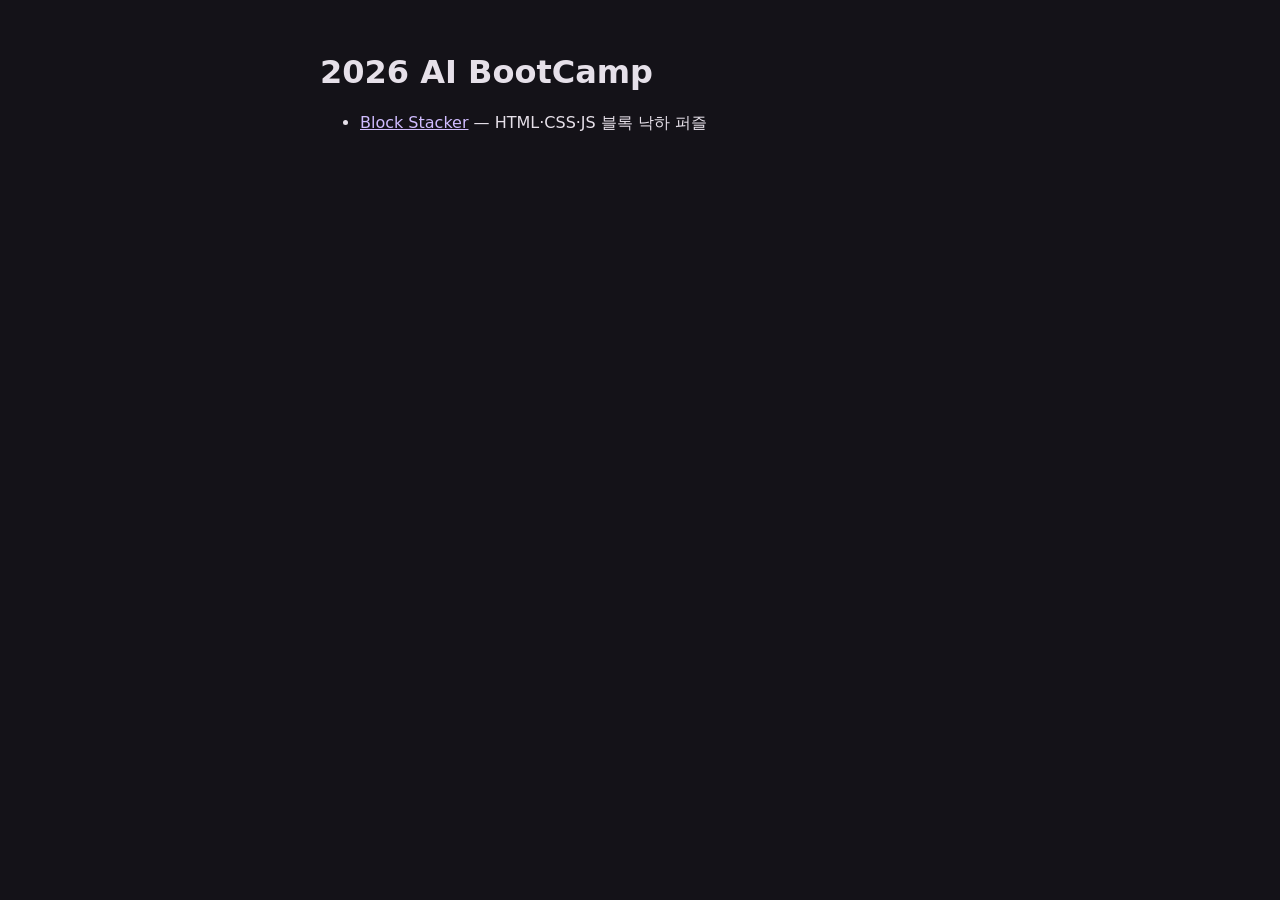
<file: index.html>
<!doctype html>
<html lang="ko">
<head>
  <meta charset="utf-8">
  <meta name="viewport" content="width=device-width, initial-scale=1">
  <title>2026 AI BootCamp</title>
  <style>
    body { margin: 0; padding: 32px 16px; background: #141218; color: #e6e0e9; font-family: system-ui, "Malgun Gothic", sans-serif; }
    main { max-width: 640px; margin: 0 auto; }
    a { color: #d0bcff; }
    li { margin: 8px 0; }
  </style>
</head>
<body>
  <main>
    <h1>2026 AI BootCamp</h1>
    <ul>
      <li><a href="tetris/">Block Stacker</a> — HTML·CSS·JS 블록 낙하 퍼즐</li>
    </ul>
  </main>
</body>
</html>
</file>
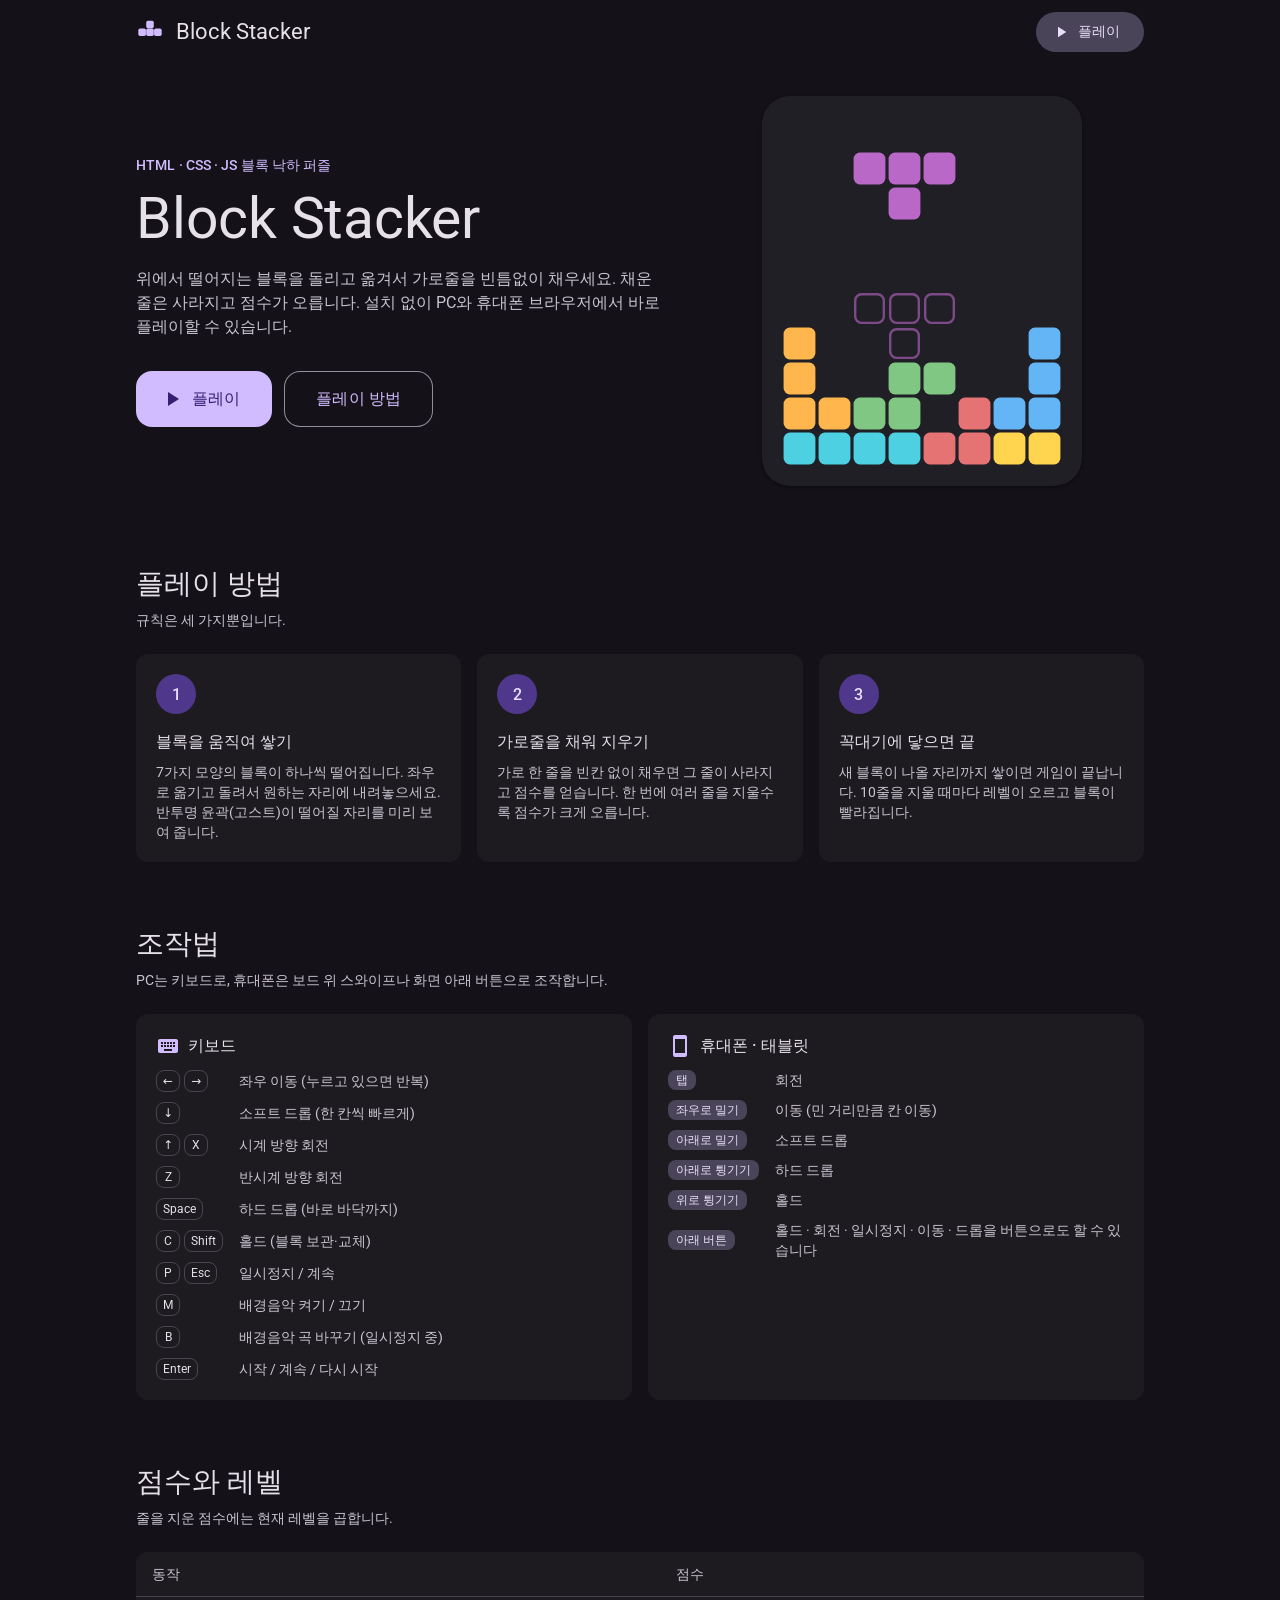
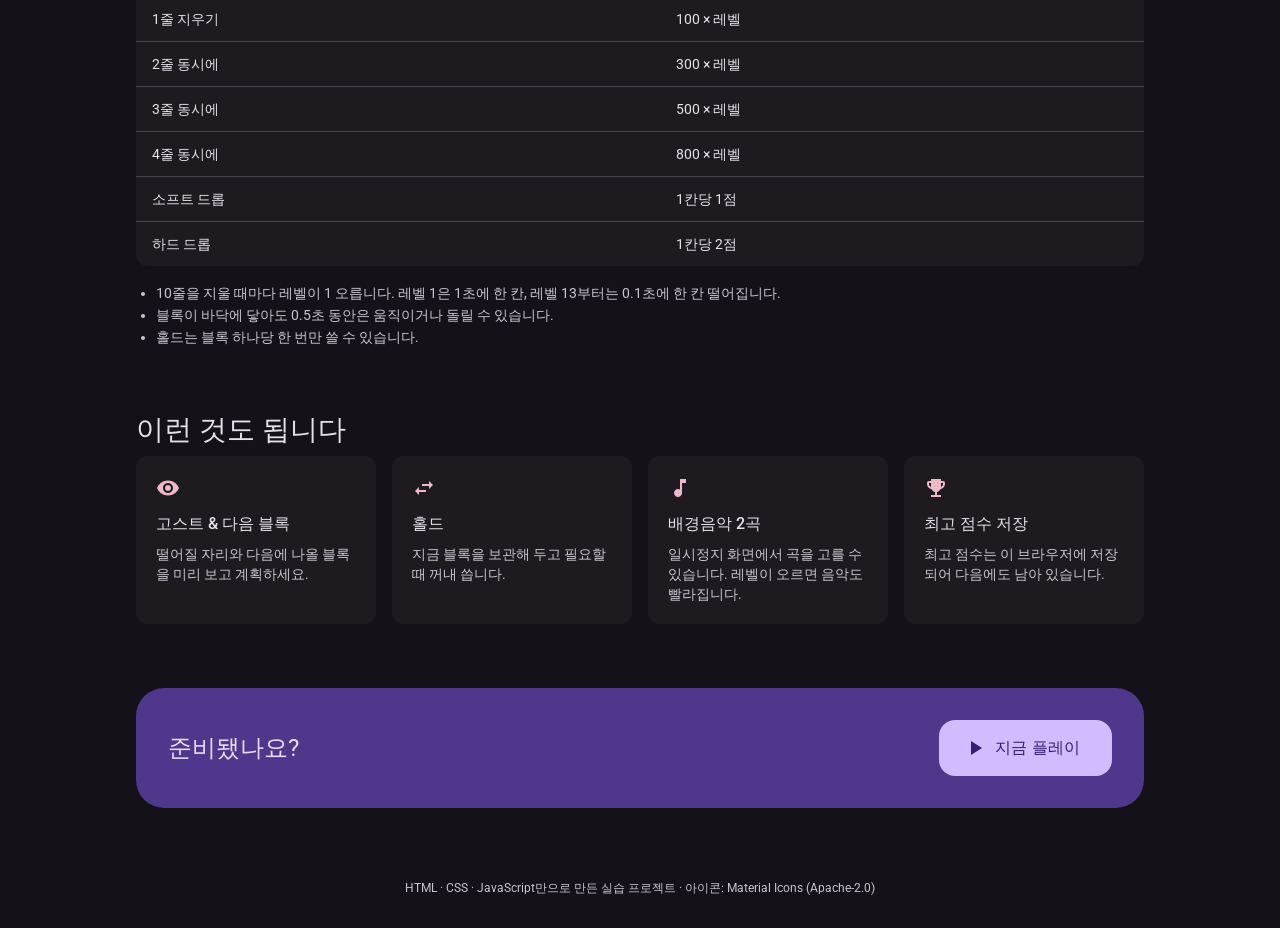
<file: tetris/index.html>
<!doctype html>
<html lang="ko">
<head>
  <meta charset="utf-8">
  <meta name="viewport" content="width=device-width, initial-scale=1, viewport-fit=cover">
  <meta name="theme-color" content="#141218">
  <meta name="description" content="HTML · CSS · JS만으로 만든 브라우저 블록 낙하 퍼즐. 설치 없이 바로 플레이하세요.">
  <title>Block Stacker</title>
  <!-- Roboto: 머티리얼 기본 글꼴. 인터넷이 없으면 시스템 글꼴로 바뀐다 -->
  <link rel="preconnect" href="https://fonts.googleapis.com">
  <link rel="preconnect" href="https://fonts.gstatic.com" crossorigin>
  <link rel="stylesheet" href="https://fonts.googleapis.com/css2?family=Roboto:wght@400;500;700&display=swap">
  <link rel="stylesheet" href="base.css">
  <link rel="stylesheet" href="landing.css">
</head>
<body class="landing-page">
  <!-- 아이콘 모음(Material Icons, Apache-2.0) -->
  <svg class="sprite" aria-hidden="true" focusable="false">
    <symbol id="i-play" viewBox="0 0 24 24"><path d="M8 5v14l11-7z"/></symbol>
    <symbol id="i-keyboard" viewBox="0 0 24 24"><path d="M20 5H4c-1.1 0-1.99.9-1.99 2L2 17c0 1.1.9 2 2 2h16c1.1 0 2-.9 2-2V7c0-1.1-.9-2-2-2zm-9 3h2v2h-2V8zm0 3h2v2h-2v-2zM8 8h2v2H8V8zm0 3h2v2H8v-2zm-1 2H5v-2h2v2zm0-3H5V8h2v2zm9 7H8v-2h8v2zm0-4h-2v-2h2v2zm0-3h-2V8h2v2zm3 3h-2v-2h2v2zm0-3h-2V8h2v2z"/></symbol>
    <symbol id="i-phone" viewBox="0 0 24 24"><path d="M17 1.01L7 1c-1.1 0-1.99.9-1.99 2v18c0 1.1.89 2 1.99 2h10c1.1 0 2-.9 2-2V3c0-1.1-.9-1.99-2-1.99zM17 19H7V5h10v14z"/></symbol>
    <symbol id="i-eye" viewBox="0 0 24 24"><path d="M12 4.5C7 4.5 2.73 7.61 1 12c1.73 4.39 6 7.5 11 7.5s9.27-3.11 11-7.5c-1.73-4.39-6-7.5-11-7.5zM12 17c-2.76 0-5-2.24-5-5s2.24-5 5-5 5 2.24 5 5-2.24 5-5 5zm0-8c-1.66 0-3 1.34-3 3s1.34 3 3 3 3-1.34 3-3-1.34-3-3-3z"/></symbol>
    <symbol id="i-hold" viewBox="0 0 24 24"><path d="M6.99 11L3 15l3.99 4v-3H14v-2H6.99v-3zM21 9l-3.99-4v3H10v2h7.01v3L21 9z"/></symbol>
    <symbol id="i-music" viewBox="0 0 24 24"><path d="M12 3v10.55c-.59-.34-1.27-.55-2-.55-2.21 0-4 1.79-4 4s1.79 4 4 4 4-1.79 4-4V7h4V3h-6z"/></symbol>
    <symbol id="i-trophy" viewBox="0 0 24 24"><path d="M19 5h-2V3H7v2H5c-1.1 0-2 .9-2 2v1c0 2.55 1.92 4.63 4.39 4.94.63 1.5 1.98 2.63 3.61 2.96V19H7v2h10v-2h-4v-3.1c1.63-.33 2.98-1.46 3.61-2.96C19.08 12.63 21 10.55 21 8V7c0-1.1-.9-2-2-2zM5 8V7h2v3.82C5.84 10.4 5 9.3 5 8zm14 0c0 1.3-.84 2.4-2 2.82V7h2v1z"/></symbol>
  </svg>

  <header class="top-app-bar">
    <a class="brand" href="index.html">
      <svg class="brand-mark" viewBox="0 0 24 24" aria-hidden="true">
        <rect x="2" y="9" width="6.5" height="6.5" rx="1.5"/>
        <rect x="8.75" y="9" width="6.5" height="6.5" rx="1.5"/>
        <rect x="15.5" y="9" width="6.5" height="6.5" rx="1.5"/>
        <rect x="8.75" y="2.25" width="6.5" height="6.5" rx="1.5"/>
      </svg>
      <span class="brand-name">Block Stacker</span>
    </a>
    <a class="btn btn-tonal" href="game.html?autostart">
      <svg class="icon" aria-hidden="true"><use href="#i-play"/></svg>플레이
    </a>
  </header>

  <main class="container">
    <!-- 히어로 -->
    <section class="hero">
      <div>
        <p class="eyebrow">HTML · CSS · JS 블록 낙하 퍼즐</p>
        <h1>Block Stacker</h1>
        <p class="hero-lead">
          위에서 떨어지는 블록을 돌리고 옮겨서 가로줄을 빈틈없이 채우세요.
          채운 줄은 사라지고 점수가 오릅니다. 설치 없이 PC와 휴대폰 브라우저에서 바로 플레이할 수 있습니다.
        </p>
        <div class="hero-actions">
          <!-- ?autostart: 게임 화면을 열자마자 바로 시작 -->
          <a class="btn btn-filled btn-large" href="game.html?autostart">
            <svg class="icon" aria-hidden="true"><use href="#i-play"/></svg>플레이
          </a>
          <a class="btn btn-outlined btn-large" href="#how">플레이 방법</a>
        </div>
        <p id="best-score" class="best-score" hidden>내 최고 점수 <strong id="best-score-value">0</strong></p>
      </div>

      <div class="hero-art" aria-hidden="true">
        <svg viewBox="0 0 176 220">
          <rect class="b-t" x="45" y="23" width="20" height="20" rx="4"/>
          <rect class="b-t" x="67" y="23" width="20" height="20" rx="4"/>
          <rect class="b-t" x="89" y="23" width="20" height="20" rx="4"/>
          <rect class="b-t" x="67" y="45" width="20" height="20" rx="4"/>
          <rect class="b-ghost" x="46" y="112" width="18" height="18" rx="4"/>
          <rect class="b-ghost" x="68" y="112" width="18" height="18" rx="4"/>
          <rect class="b-ghost" x="90" y="112" width="18" height="18" rx="4"/>
          <rect class="b-ghost" x="68" y="134" width="18" height="18" rx="4"/>
          <rect class="b-l" x="1" y="133" width="20" height="20" rx="4"/>
          <rect class="b-j" x="155" y="133" width="20" height="20" rx="4"/>
          <rect class="b-l" x="1" y="155" width="20" height="20" rx="4"/>
          <rect class="b-s" x="67" y="155" width="20" height="20" rx="4"/>
          <rect class="b-s" x="89" y="155" width="20" height="20" rx="4"/>
          <rect class="b-j" x="155" y="155" width="20" height="20" rx="4"/>
          <rect class="b-l" x="1" y="177" width="20" height="20" rx="4"/>
          <rect class="b-l" x="23" y="177" width="20" height="20" rx="4"/>
          <rect class="b-s" x="45" y="177" width="20" height="20" rx="4"/>
          <rect class="b-s" x="67" y="177" width="20" height="20" rx="4"/>
          <rect class="b-z" x="111" y="177" width="20" height="20" rx="4"/>
          <rect class="b-j" x="133" y="177" width="20" height="20" rx="4"/>
          <rect class="b-j" x="155" y="177" width="20" height="20" rx="4"/>
          <rect class="b-i" x="1" y="199" width="20" height="20" rx="4"/>
          <rect class="b-i" x="23" y="199" width="20" height="20" rx="4"/>
          <rect class="b-i" x="45" y="199" width="20" height="20" rx="4"/>
          <rect class="b-i" x="67" y="199" width="20" height="20" rx="4"/>
          <rect class="b-z" x="89" y="199" width="20" height="20" rx="4"/>
          <rect class="b-z" x="111" y="199" width="20" height="20" rx="4"/>
          <rect class="b-o" x="133" y="199" width="20" height="20" rx="4"/>
          <rect class="b-o" x="155" y="199" width="20" height="20" rx="4"/>
        </svg>
      </div>
    </section>

    <!-- 플레이 방법 -->
    <section id="how" class="section">
      <h2>플레이 방법</h2>
      <p class="section-lead">규칙은 세 가지뿐입니다.</p>
      <ol class="steps">
        <li class="step">
          <span class="step-num">1</span>
          <h3>블록을 움직여 쌓기</h3>
          <p>7가지 모양의 블록이 하나씩 떨어집니다. 좌우로 옮기고 돌려서 원하는 자리에 내려놓으세요. 반투명 윤곽(고스트)이 떨어질 자리를 미리 보여 줍니다.</p>
        </li>
        <li class="step">
          <span class="step-num">2</span>
          <h3>가로줄을 채워 지우기</h3>
          <p>가로 한 줄을 빈칸 없이 채우면 그 줄이 사라지고 점수를 얻습니다. 한 번에 여러 줄을 지울수록 점수가 크게 오릅니다.</p>
        </li>
        <li class="step">
          <span class="step-num">3</span>
          <h3>꼭대기에 닿으면 끝</h3>
          <p>새 블록이 나올 자리까지 쌓이면 게임이 끝납니다. 10줄을 지울 때마다 레벨이 오르고 블록이 빨라집니다.</p>
        </li>
      </ol>
    </section>

    <!-- 조작법 -->
    <section id="controls" class="section">
      <h2>조작법</h2>
      <p class="section-lead">PC는 키보드로, 휴대폰은 보드 위 스와이프나 화면 아래 버튼으로 조작합니다.</p>
      <div class="controls">
        <div class="control-card">
          <h3><svg class="icon" aria-hidden="true"><use href="#i-keyboard"/></svg>키보드</h3>
          <dl class="control-list">
            <dt><kbd>←</kbd><kbd>→</kbd></dt><dd>좌우 이동 (누르고 있으면 반복)</dd>
            <dt><kbd>↓</kbd></dt><dd>소프트 드롭 (한 칸씩 빠르게)</dd>
            <dt><kbd>↑</kbd><kbd>X</kbd></dt><dd>시계 방향 회전</dd>
            <dt><kbd>Z</kbd></dt><dd>반시계 방향 회전</dd>
            <dt><kbd>Space</kbd></dt><dd>하드 드롭 (바로 바닥까지)</dd>
            <dt><kbd>C</kbd><kbd>Shift</kbd></dt><dd>홀드 (블록 보관·교체)</dd>
            <dt><kbd>P</kbd><kbd>Esc</kbd></dt><dd>일시정지 / 계속</dd>
            <dt><kbd>M</kbd></dt><dd>배경음악 켜기 / 끄기</dd>
            <dt><kbd>B</kbd></dt><dd>배경음악 곡 바꾸기 (일시정지 중)</dd>
            <dt><kbd>Enter</kbd></dt><dd>시작 / 계속 / 다시 시작</dd>
          </dl>
        </div>
        <div class="control-card">
          <h3><svg class="icon" aria-hidden="true"><use href="#i-phone"/></svg>휴대폰 · 태블릿</h3>
          <dl class="control-list">
            <dt><span class="gesture">탭</span></dt><dd>회전</dd>
            <dt><span class="gesture">좌우로 밀기</span></dt><dd>이동 (민 거리만큼 칸 이동)</dd>
            <dt><span class="gesture">아래로 밀기</span></dt><dd>소프트 드롭</dd>
            <dt><span class="gesture">아래로 튕기기</span></dt><dd>하드 드롭</dd>
            <dt><span class="gesture">위로 튕기기</span></dt><dd>홀드</dd>
            <dt><span class="gesture">아래 버튼</span></dt><dd>홀드 · 회전 · 일시정지 · 이동 · 드롭을 버튼으로도 할 수 있습니다</dd>
          </dl>
        </div>
      </div>
    </section>

    <!-- 점수와 레벨 -->
    <section id="score" class="section">
      <h2>점수와 레벨</h2>
      <p class="section-lead">줄을 지운 점수에는 현재 레벨을 곱합니다.</p>
      <div class="table-wrap">
        <table class="score-table">
          <thead>
            <tr><th scope="col">동작</th><th scope="col">점수</th></tr>
          </thead>
          <tbody>
            <tr><td>1줄 지우기</td><td>100 × 레벨</td></tr>
            <tr><td>2줄 동시에</td><td>300 × 레벨</td></tr>
            <tr><td>3줄 동시에</td><td>500 × 레벨</td></tr>
            <tr><td>4줄 동시에</td><td>800 × 레벨</td></tr>
            <tr><td>소프트 드롭</td><td>1칸당 1점</td></tr>
            <tr><td>하드 드롭</td><td>1칸당 2점</td></tr>
          </tbody>
        </table>
      </div>
      <ul class="rules">
        <li>10줄을 지울 때마다 레벨이 1 오릅니다. 레벨 1은 1초에 한 칸, 레벨 13부터는 0.1초에 한 칸 떨어집니다.</li>
        <li>블록이 바닥에 닿아도 0.5초 동안은 움직이거나 돌릴 수 있습니다.</li>
        <li>홀드는 블록 하나당 한 번만 쓸 수 있습니다.</li>
      </ul>
    </section>

    <!-- 기능 -->
    <section class="section">
      <h2>이런 것도 됩니다</h2>
      <div class="features">
        <div class="feature">
          <svg class="icon" aria-hidden="true"><use href="#i-eye"/></svg>
          <h3>고스트 & 다음 블록</h3>
          <p>떨어질 자리와 다음에 나올 블록을 미리 보고 계획하세요.</p>
        </div>
        <div class="feature">
          <svg class="icon" aria-hidden="true"><use href="#i-hold"/></svg>
          <h3>홀드</h3>
          <p>지금 블록을 보관해 두고 필요할 때 꺼내 씁니다.</p>
        </div>
        <div class="feature">
          <svg class="icon" aria-hidden="true"><use href="#i-music"/></svg>
          <h3>배경음악 2곡</h3>
          <p>일시정지 화면에서 곡을 고를 수 있습니다. 레벨이 오르면 음악도 빨라집니다.</p>
        </div>
        <div class="feature">
          <svg class="icon" aria-hidden="true"><use href="#i-trophy"/></svg>
          <h3>최고 점수 저장</h3>
          <p>최고 점수는 이 브라우저에 저장되어 다음에도 남아 있습니다.</p>
        </div>
      </div>
    </section>

    <!-- 마지막 플레이 유도 -->
    <section class="cta">
      <h2>준비됐나요?</h2>
      <a class="btn btn-filled btn-large" href="game.html?autostart">
        <svg class="icon" aria-hidden="true"><use href="#i-play"/></svg>지금 플레이
      </a>
    </section>
  </main>

  <footer class="footer container">
    HTML · CSS · JavaScript만으로 만든 실습 프로젝트 · 아이콘: Material Icons (Apache-2.0)
  </footer>

  <script>
    // 최고 점수가 있으면 히어로 아래에 보여 준다(게임과 같은 저장 키를 읽기만 한다)
    try {
      const best = Number(localStorage.getItem('block-stacker.highScore')) || 0;
      if (best > 0) {
        document.getElementById('best-score-value').textContent = best.toLocaleString('ko-KR');
        document.getElementById('best-score').hidden = false;
      }
    } catch {
      /* 저장소를 읽을 수 없으면 표시하지 않는다 */
    }
  </script>
</body>
</html>
</file>
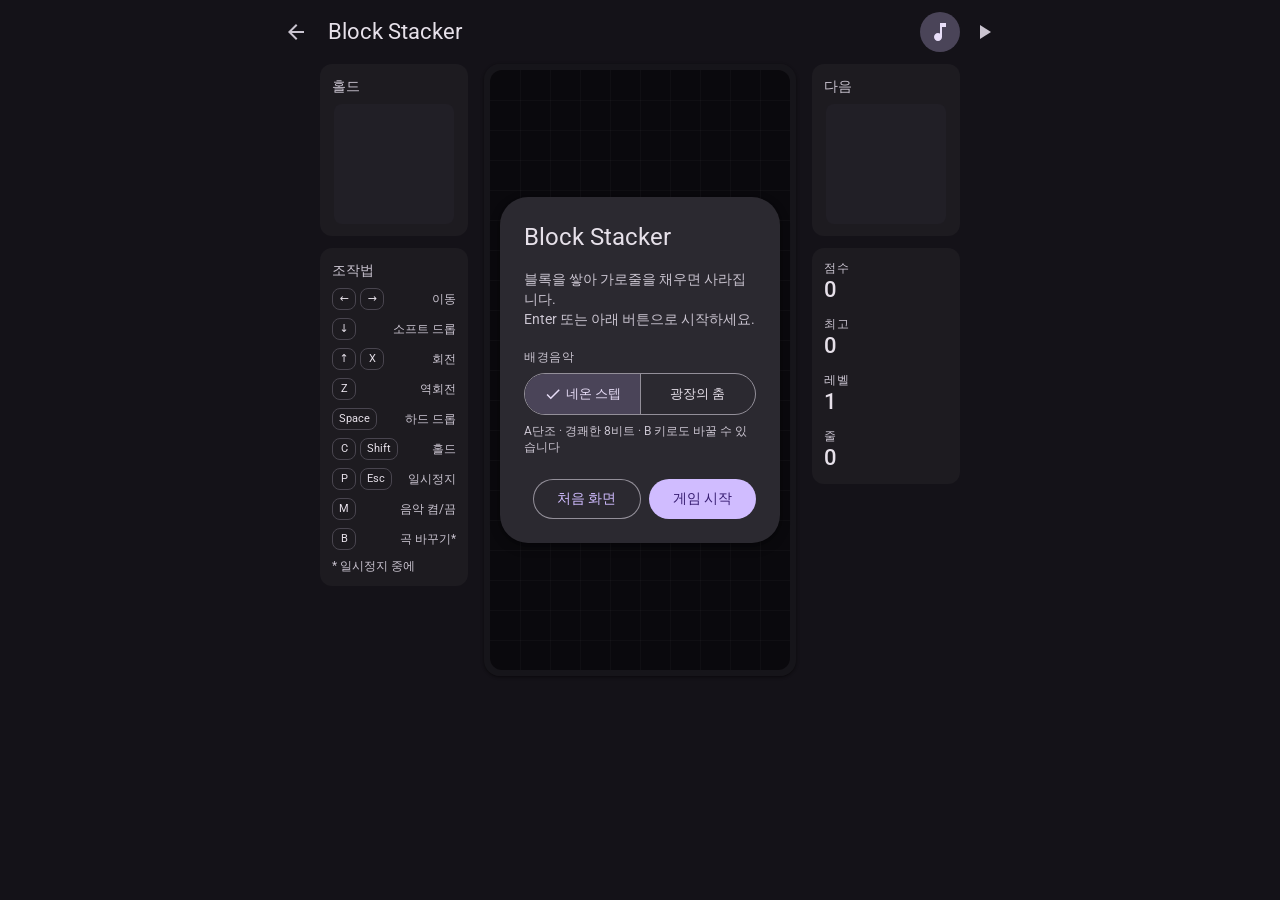
<file: tetris/game.html>
<!doctype html>
<html lang="ko">
<head>
  <meta charset="utf-8">
  <!-- viewport-fit=cover: 노치가 있는 휴대폰에서 화면 끝까지 쓰고, 안전 영역은 CSS env()로 비켜 간다 -->
  <meta name="viewport" content="width=device-width, initial-scale=1, viewport-fit=cover">
  <meta name="theme-color" content="#141218">
  <title>Block Stacker — 게임</title>
  <!-- Roboto: 머티리얼 기본 글꼴. 인터넷이 없으면 시스템 글꼴로 바뀌고 게임은 그대로 동작한다 -->
  <link rel="preconnect" href="https://fonts.googleapis.com">
  <link rel="preconnect" href="https://fonts.gstatic.com" crossorigin>
  <link rel="stylesheet" href="https://fonts.googleapis.com/css2?family=Roboto:wght@400;500;700&display=swap">
  <link rel="stylesheet" href="base.css">
  <link rel="stylesheet" href="game.css">
  <!-- defer: HTML을 다 읽은 뒤 적힌 순서대로 실행 → bgm.js(BGM 객체)가 먼저, tetris.js가 그다음 -->
  <script src="bgm.js" defer></script>
  <script src="tetris.js" defer></script>
</head>
<body class="game-page">
  <!-- 아이콘 모음(Material Icons, Apache-2.0). <use href="#i-이름">으로 꺼내 쓴다 -->
  <svg class="sprite" aria-hidden="true" focusable="false">
    <symbol id="i-back" viewBox="0 0 24 24"><path d="M20 11H7.83l5.59-5.59L12 4l-8 8 8 8 1.41-1.41L7.83 13H20v-2z"/></symbol>
    <symbol id="i-check" viewBox="0 0 24 24"><path d="M9 16.17L4.83 12l-1.42 1.41L9 19 21 7l-1.41-1.41z"/></symbol>
    <symbol id="i-play" viewBox="0 0 24 24"><path d="M8 5v14l11-7z"/></symbol>
    <symbol id="i-pause" viewBox="0 0 24 24"><path d="M6 19h4V5H6v14zm8-14v14h4V5h-4z"/></symbol>
    <symbol id="i-music" viewBox="0 0 24 24"><path d="M12 3v10.55c-.59-.34-1.27-.55-2-.55-2.21 0-4 1.79-4 4s1.79 4 4 4 4-1.79 4-4V7h4V3h-6z"/></symbol>
    <symbol id="i-music-off" viewBox="0 0 24 24"><path d="M4.27 3L3 4.27l9 9v.28c-.59-.34-1.27-.55-2-.55-2.21 0-4 1.79-4 4s1.79 4 4 4 4-1.79 4-4v-1.73L19.73 21 21 19.73 4.27 3zM14 7h4V3h-6v5.18l2 2z"/></symbol>
    <symbol id="i-left" viewBox="0 0 24 24"><path d="M15.41 7.41L14 6l-6 6 6 6 1.41-1.41L10.83 12z"/></symbol>
    <symbol id="i-right" viewBox="0 0 24 24"><path d="M10 6L8.59 7.41 13.17 12l-4.58 4.59L10 18l6-6z"/></symbol>
    <symbol id="i-down" viewBox="0 0 24 24"><path d="M16.59 8.59L12 13.17 7.41 8.59 6 10l6 6 6-6z"/></symbol>
    <symbol id="i-drop" viewBox="0 0 24 24"><path d="M16 13h-3V3h-2v10H8l4 4 4-4zM4 19v2h16v-2H4z"/></symbol>
    <symbol id="i-hold" viewBox="0 0 24 24"><path d="M6.99 11L3 15l3.99 4v-3H14v-2H6.99v-3zM21 9l-3.99-4v3H10v2h7.01v3L21 9z"/></symbol>
    <symbol id="i-rotate-cw" viewBox="0 0 24 24"><path d="M15.55 5.55L11 1v3.07C7.06 4.56 4 7.92 4 12s3.05 7.44 7 7.93v-2.02c-2.84-.48-5-2.94-5-5.91s2.16-5.43 5-5.91V10l4.55-4.45zM19.93 11c-.17-1.39-.72-2.73-1.62-3.89l-1.42 1.42c.54.75.88 1.6 1.02 2.47h2.02zM13 17.9v2.02c1.39-.17 2.74-.71 3.9-1.61l-1.44-1.44c-.75.54-1.59.89-2.46 1.03zm3.89-2.42l1.42 1.41c.9-1.16 1.45-2.5 1.62-3.89h-2.02c-.14.87-.48 1.72-1.02 2.48z"/></symbol>
    <symbol id="i-rotate-ccw" viewBox="0 0 24 24"><path d="M7.11 8.53L5.7 7.11C4.8 8.27 4.24 9.61 4.07 11h2.02c.14-.87.49-1.72 1.02-2.47zM6.09 13H4.07c.17 1.39.72 2.73 1.62 3.89l1.41-1.42c-.52-.75-.87-1.59-1.01-2.47zm1.01 5.32c1.16.9 2.51 1.44 3.9 1.61V17.9c-.87-.15-1.71-.49-2.46-1.03L7.1 18.32zM13 4.07V1L8.45 5.55 13 10V6.09c2.84.48 5 2.94 5 5.91s-2.16 5.43-5 5.91v2.02c3.95-.49 7-3.85 7-7.93s-3.05-7.44-7-7.93z"/></symbol>
  </svg>

  <!-- 상단 앱 바 -->
  <header class="top-app-bar">
    <div class="brand">
      <a class="icon-btn" href="index.html" aria-label="처음 화면으로" title="처음 화면으로">
        <svg class="icon"><use href="#i-back"/></svg>
      </a>
      <span class="brand-name">Block Stacker</span>
    </div>
    <div class="actions">
      <button id="bgm-btn" class="icon-btn" type="button" aria-pressed="true" aria-label="배경음악 끄기" title="배경음악 (M)">
        <svg class="icon"><use id="bgm-icon" href="#i-music"/></svg>
      </button>
      <button id="pause-btn" class="icon-btn" type="button" aria-label="게임 시작" title="시작 · 일시정지 (P)">
        <svg class="icon"><use id="pause-icon" href="#i-play"/></svg>
      </button>
    </div>
  </header>

  <main class="layout">
    <!-- 왼쪽: 홀드 + 조작법 -->
    <aside class="side">
      <section class="card card-hold">
        <h2 class="card-label">홀드</h2>
        <canvas id="hold" class="preview" aria-label="홀드한 블록"></canvas>
      </section>
      <section class="card card-help">
        <h2 class="card-label">조작법</h2>
        <ul class="keys">
          <li><span class="keycaps"><kbd>←</kbd><kbd>→</kbd></span><span>이동</span></li>
          <li><span class="keycaps"><kbd>↓</kbd></span><span>소프트 드롭</span></li>
          <li><span class="keycaps"><kbd>↑</kbd><kbd>X</kbd></span><span>회전</span></li>
          <li><span class="keycaps"><kbd>Z</kbd></span><span>역회전</span></li>
          <li><span class="keycaps"><kbd>Space</kbd></span><span>하드 드롭</span></li>
          <li><span class="keycaps"><kbd>C</kbd><kbd>Shift</kbd></span><span>홀드</span></li>
          <li><span class="keycaps"><kbd>P</kbd><kbd>Esc</kbd></span><span>일시정지</span></li>
          <li><span class="keycaps"><kbd>M</kbd></span><span>음악 켬/끔</span></li>
          <li><span class="keycaps"><kbd>B</kbd></span><span>곡 바꾸기*</span></li>
        </ul>
        <p class="picker-hint">* 일시정지 중에</p>
      </section>
    </aside>

    <!-- 가운데: 게임 보드 + 다이얼로그 -->
    <section class="board-card">
      <canvas id="board" aria-label="게임 보드"></canvas>
      <div id="overlay" class="scrim">
        <div class="dialog" role="dialog" aria-modal="true" aria-labelledby="overlay-title" aria-describedby="overlay-text">
          <h2 id="overlay-title" class="dialog-title"></h2>
          <p id="overlay-text" class="dialog-text"></p>

          <!-- 배경음악 선택: 시작 전·일시정지 중에만 보인다. 버튼은 bgm.js의 곡 목록으로 tetris.js가 만든다 -->
          <div id="track-picker" class="track-picker" hidden>
            <p class="picker-label" id="track-picker-label">배경음악</p>
            <div id="track-list" class="segmented" role="radiogroup" aria-labelledby="track-picker-label"></div>
            <p id="track-desc" class="picker-hint"></p>
          </div>

          <div class="dialog-actions">
            <a id="overlay-home" class="btn btn-outlined" href="index.html" hidden>처음 화면</a>
            <button id="overlay-btn" class="btn btn-filled" type="button"></button>
          </div>
        </div>
      </div>
    </section>

    <!-- 오른쪽: 다음 블록 + 점수 -->
    <aside class="side">
      <section class="card card-next">
        <h2 class="card-label">다음</h2>
        <canvas id="next" class="preview" aria-label="다음 블록"></canvas>
      </section>
      <section class="card card-stats stats">
        <div class="stat"><span class="stat-label">점수</span><span id="score" class="stat-value">0</span></div>
        <div class="stat"><span class="stat-label">최고</span><span id="best" class="stat-value">0</span></div>
        <div class="stat"><span class="stat-label">레벨</span><span id="level" class="stat-value">1</span></div>
        <div class="stat"><span class="stat-label">줄</span><span id="lines" class="stat-value">0</span></div>
      </section>
    </aside>
  </main>

  <!-- 터치 기기용: 보드 스와이프 안내 + 버튼 -->
  <p class="gesture-hint">보드에서 탭 = 회전 · 좌우로 밀기 = 이동 · 아래로 밀기 = 내리기 · 빠르게 튕기기 = 하드 드롭</p>
  <nav class="touch" aria-label="터치 조작">
    <button class="touch-btn" type="button" tabindex="-1" data-action="hold" aria-label="홀드"><svg class="icon"><use href="#i-hold"/></svg></button>
    <button class="touch-btn" type="button" tabindex="-1" data-action="rotateCCW" aria-label="역회전"><svg class="icon"><use href="#i-rotate-ccw"/></svg></button>
    <button class="touch-btn" type="button" tabindex="-1" data-action="rotateCW" aria-label="회전"><svg class="icon"><use href="#i-rotate-cw"/></svg></button>
    <button class="touch-btn" type="button" tabindex="-1" data-action="primary" aria-label="시작 또는 일시정지"><svg class="icon"><use id="touch-pause-icon" href="#i-play"/></svg></button>
    <button class="touch-btn" type="button" tabindex="-1" data-action="left" aria-label="왼쪽"><svg class="icon"><use href="#i-left"/></svg></button>
    <button class="touch-btn" type="button" tabindex="-1" data-action="down" aria-label="아래"><svg class="icon"><use href="#i-down"/></svg></button>
    <button class="touch-btn" type="button" tabindex="-1" data-action="right" aria-label="오른쪽"><svg class="icon"><use href="#i-right"/></svg></button>
    <button class="touch-btn touch-btn-primary" type="button" tabindex="-1" data-action="hardDrop" aria-label="하드 드롭"><svg class="icon"><use href="#i-drop"/></svg></button>
  </nav>

  <!-- 스낵바: 짧은 알림(배경음악, 레벨 업) -->
  <div id="snackbar" class="snackbar" role="status" aria-live="polite"></div>
</body>
</html>
</file>
<file: tetris/base.css>
/*
 * base.css — 랜딩(index.html)과 게임(game.html)이 함께 쓰는 공통 스타일
 *
 * Material Design 3 (M3) 스타일을 라이브러리 없이 CSS로 직접 적용한다.
 * - 색: M3 기본 다크 색 체계(baseline dark scheme)의 이름과 값을 그대로 쓴다(--md-sys-color-*)
 * - 모양: 모서리 둥글기 단계(4·8·12·16·28px), 그림자(elevation) 단계
 * - 상호작용: 버튼 위에 반투명 막(state layer)을 깔아 hover 8%, focus·pressed 10%로 진하게 한다
 * 색이나 둥글기는 :root 변수만 바꾸면 두 화면 모두에 반영된다(tetris.js도 보드 배경색을 여기서 읽어 간다).
 *
 * 화면별 스타일은 landing.css / game.css에 둔다. (Java로 치면 공통 부모 클래스 + 화면별 하위 클래스)
 */
:root {
  --md-sys-color-primary: #d0bcff;
  --md-sys-color-on-primary: #381e72;
  --md-sys-color-primary-container: #4f378b;
  --md-sys-color-on-primary-container: #eaddff;
  --md-sys-color-secondary-container: #4a4458;
  --md-sys-color-on-secondary-container: #e8def8;
  --md-sys-color-tertiary: #efb8c8;
  --md-sys-color-surface: #141218;
  --md-sys-color-surface-container-lowest: #0f0d13;
  --md-sys-color-surface-container-low: #1d1b20;
  --md-sys-color-surface-container: #211f26;
  --md-sys-color-surface-container-high: #2b2930;
  --md-sys-color-surface-container-highest: #36343b;
  --md-sys-color-on-surface: #e6e0e9;
  --md-sys-color-on-surface-variant: #cac4d0;
  --md-sys-color-outline: #938f99;
  --md-sys-color-outline-variant: #49454f;
  --md-sys-color-inverse-surface: #e6e0e9;
  --md-sys-color-inverse-on-surface: #322f35;

  --md-shape-xs: 4px;
  --md-shape-sm: 8px;
  --md-shape-md: 12px;
  --md-shape-lg: 16px;
  --md-shape-xl: 28px;
  --md-shape-full: 999px;

  --md-elevation-1: 0 1px 2px rgba(0, 0, 0, 0.3), 0 1px 3px 1px rgba(0, 0, 0, 0.15);
  --md-elevation-3: 0 1px 3px rgba(0, 0, 0, 0.3), 0 4px 8px 3px rgba(0, 0, 0, 0.15);

  --md-motion-standard: cubic-bezier(0.2, 0, 0, 1);
  --md-font: "Roboto", system-ui, -apple-system, "Segoe UI", "Apple SD Gothic Neo", "Malgun Gothic", sans-serif;

  /* 블록 색 (tetris.js와 같은 값. 랜딩의 장식 그림에 쓴다) */
  --block-i: #4dd0e1;
  --block-o: #ffd54f;
  --block-t: #ba68c8;
  --block-s: #81c784;
  --block-z: #e57373;
  --block-j: #64b5f6;
  --block-l: #ffb74d;

  color-scheme: dark;
}

* { box-sizing: border-box; }

html, body {
  margin: 0;
  min-height: 100%;
}

body {
  background: var(--md-sys-color-surface);
  color: var(--md-sys-color-on-surface);
  font-family: var(--md-font);
  -webkit-font-smoothing: antialiased;
}

a { color: var(--md-sys-color-primary); }

.sprite {
  position: absolute;
  width: 0;
  height: 0;
  overflow: hidden;
}

.icon {
  width: 24px;
  height: 24px;
  fill: currentColor;
  display: block;
  flex: none;
}

/* ===== 상태 막(state layer): 버튼 공통 ===== */
.icon-btn,
.btn,
.touch-btn,
.segment {
  position: relative;
  overflow: hidden;
  isolation: isolate;
  border: 0;
  font: inherit;
  cursor: pointer;
  text-decoration: none;
  -webkit-tap-highlight-color: transparent;
}
.icon-btn::before,
.btn::before,
.touch-btn::before,
.segment::before {
  content: "";
  position: absolute;
  inset: 0;
  background: currentColor;
  opacity: 0;
  transition: opacity 150ms var(--md-motion-standard);
  pointer-events: none;
}
@media (hover: hover) {
  .icon-btn:hover::before,
  .btn:hover::before,
  .touch-btn:hover::before,
  .segment:hover::before { opacity: 0.08; }
}
.icon-btn:focus-visible::before,
.btn:focus-visible::before,
.segment:focus-visible::before,
.icon-btn:active::before,
.btn:active::before,
.touch-btn:active::before,
.segment:active::before { opacity: 0.1; }
.icon-btn:focus-visible,
.btn:focus-visible,
.segment:focus-visible {
  outline: 3px solid var(--md-sys-color-primary);
  outline-offset: 2px;
}

/* ===== 버튼 ===== */
.btn {
  display: inline-flex;
  align-items: center;
  justify-content: center;
  gap: 8px;
  height: 40px;
  padding: 0 24px;
  border-radius: var(--md-shape-full);
  font-size: 14px;
  font-weight: 500;
  letter-spacing: 0.1px;
}
.btn .icon {
  width: 18px;
  height: 18px;
  margin-left: -8px;
}
.btn-filled {
  background: var(--md-sys-color-primary);
  color: var(--md-sys-color-on-primary);
}
.btn-tonal {
  background: var(--md-sys-color-secondary-container);
  color: var(--md-sys-color-on-secondary-container);
}
.btn-outlined {
  background: transparent;
  color: var(--md-sys-color-primary);
  box-shadow: inset 0 0 0 1px var(--md-sys-color-outline);
}
.btn-large {
  height: 56px;
  padding: 0 32px;
  font-size: 16px;
  border-radius: var(--md-shape-lg);
}
.btn-large .icon {
  width: 24px;
  height: 24px;
}

.icon-btn {
  width: 40px;
  height: 40px;
  border-radius: var(--md-shape-full);
  display: grid;
  place-items: center;
  background: transparent;
  color: var(--md-sys-color-on-surface-variant);
}
.icon-btn[aria-pressed="true"] {
  background: var(--md-sys-color-secondary-container);
  color: var(--md-sys-color-on-secondary-container);
}

/* ===== 상단 앱 바 ===== */
.top-app-bar {
  width: 100%;
  height: 64px;
  padding: 0 16px;
  display: flex;
  align-items: center;
  justify-content: space-between;
  gap: 8px;
}
.brand {
  display: flex;
  align-items: center;
  gap: 12px;
  color: inherit;
  text-decoration: none;
  min-width: 0;
}
.brand-mark {
  width: 28px;
  height: 28px;
  fill: var(--md-sys-color-primary);
  flex: none;
}
.brand-name {
  margin: 0;
  font-size: 22px;
  line-height: 28px;
  font-weight: 400;
  white-space: nowrap;
}
.actions {
  display: flex;
  gap: 4px;
}

/* ===== 카드 ===== */
.card {
  background: var(--md-sys-color-surface-container-low);
  border-radius: var(--md-shape-md);
  padding: 12px;
}

kbd {
  display: inline-block;
  min-width: 24px;
  padding: 2px 6px;
  border: 1px solid var(--md-sys-color-outline-variant);
  border-radius: var(--md-shape-sm);
  color: var(--md-sys-color-on-surface);
  font-family: inherit;
  font-size: 12px;
  line-height: 16px;
  text-align: center;
  white-space: nowrap;
}

/* ===== 스낵바 ===== */
.snackbar {
  position: fixed;
  left: 50%;
  bottom: calc(24px + env(safe-area-inset-bottom));
  min-width: 200px;
  max-width: calc(100vw - 32px);
  padding: 14px 16px;
  border-radius: var(--md-shape-xs);
  background: var(--md-sys-color-inverse-surface);
  color: var(--md-sys-color-inverse-on-surface);
  box-shadow: var(--md-elevation-3);
  font-size: 14px;
  line-height: 20px;
  text-align: center;
  opacity: 0;
  transform: translate(-50%, 16px);
  transition: opacity 200ms var(--md-motion-standard), transform 200ms var(--md-motion-standard);
  pointer-events: none;
  z-index: 10;
}
.snackbar.show {
  opacity: 1;
  transform: translate(-50%, 0);
}

@media (max-width: 600px) {
  .top-app-bar { height: 56px; }
  .brand-name { font-size: 18px; }
}

@media (prefers-reduced-motion: reduce) {
  *, *::before { transition: none !important; animation: none !important; }
}
</file>
<file: tetris/landing.css>
/* landing.css — 랜딩 페이지(index.html) 전용. 공통 토큰·버튼은 base.css */

.landing-page .top-app-bar {
  max-width: 1040px;
  margin: 0 auto;
}

.container {
  width: 100%;
  max-width: 1040px;
  margin: 0 auto;
  padding: 0 16px;
}

/* ===== 히어로 ===== */
.hero {
  display: grid;
  grid-template-columns: 1.2fr 1fr;
  align-items: center;
  gap: 32px;
  padding: 32px 0 48px;
}
.eyebrow {
  margin: 0 0 12px;
  font-size: 14px;
  line-height: 20px;
  font-weight: 500;
  letter-spacing: 0.1px;
  color: var(--md-sys-color-primary);
}
.hero h1 {
  margin: 0 0 16px;
  font-size: 57px;
  line-height: 64px;
  font-weight: 400;
  letter-spacing: -0.25px;
}
.hero-lead {
  margin: 0 0 32px;
  max-width: 34em;
  font-size: 16px;
  line-height: 24px;
  color: var(--md-sys-color-on-surface-variant);
}
.hero-actions {
  display: flex;
  flex-wrap: wrap;
  gap: 12px;
  align-items: center;
}
.best-score {
  margin: 16px 0 0;
  font-size: 14px;
  line-height: 20px;
  color: var(--md-sys-color-on-surface-variant);
}
.best-score[hidden] { display: none; }
.best-score strong {
  color: var(--md-sys-color-on-surface);
  font-variant-numeric: tabular-nums;
}

/* 장식 그림: 쌓인 블록 */
.hero-art {
  justify-self: center;
  width: min(100%, 320px);
  padding: 20px;
  border-radius: var(--md-shape-xl);
  background: var(--md-sys-color-surface-container);
  box-shadow: var(--md-elevation-1);
}
.hero-art svg {
  display: block;
  width: 100%;
  height: auto;
}
.b-i { fill: var(--block-i); }
.b-o { fill: var(--block-o); }
.b-t { fill: var(--block-t); }
.b-s { fill: var(--block-s); }
.b-z { fill: var(--block-z); }
.b-j { fill: var(--block-j); }
.b-l { fill: var(--block-l); }
.b-ghost {
  fill: none;
  stroke: var(--block-t);
  stroke-opacity: 0.6;
  stroke-width: 1.5;
}

/* ===== 섹션 공통 ===== */
.section { padding: 32px 0; }
.section h2 {
  margin: 0 0 8px;
  font-size: 28px;
  line-height: 36px;
  font-weight: 400;
}
.section-lead {
  margin: 0 0 24px;
  font-size: 14px;
  line-height: 20px;
  color: var(--md-sys-color-on-surface-variant);
}

/* 3단계 카드 */
.steps {
  list-style: none;
  margin: 0;
  padding: 0;
  display: grid;
  grid-template-columns: repeat(3, 1fr);
  gap: 16px;
  counter-reset: step;
}
.step {
  padding: 20px;
  border-radius: var(--md-shape-md);
  background: var(--md-sys-color-surface-container-low);
}
.step-num {
  display: grid;
  place-items: center;
  width: 40px;
  height: 40px;
  margin-bottom: 16px;
  border-radius: var(--md-shape-full);
  background: var(--md-sys-color-primary-container);
  color: var(--md-sys-color-on-primary-container);
  font-weight: 500;
}
.step h3,
.control-card h3,
.feature h3 {
  margin: 0 0 8px;
  font-size: 16px;
  line-height: 24px;
  font-weight: 500;
}
.step p,
.feature p {
  margin: 0;
  font-size: 14px;
  line-height: 20px;
  color: var(--md-sys-color-on-surface-variant);
}

/* 조작법: 키보드 / 모바일 두 카드 */
.controls {
  display: grid;
  grid-template-columns: repeat(2, 1fr);
  gap: 16px;
}
.control-card {
  padding: 20px;
  border-radius: var(--md-shape-md);
  background: var(--md-sys-color-surface-container-low);
}
.control-card h3 {
  display: flex;
  align-items: center;
  gap: 8px;
}
.control-card h3 .icon { color: var(--md-sys-color-primary); }
.control-list {
  margin: 12px 0 0;
  display: grid;
  grid-template-columns: auto 1fr;
  gap: 10px 16px;
  align-items: center;
  font-size: 14px;
  line-height: 20px;
}
.control-list dt {
  display: flex;
  flex-wrap: wrap;
  gap: 4px;
}
.control-list dd {
  margin: 0;
  color: var(--md-sys-color-on-surface-variant);
}
.gesture {
  display: inline-block;
  padding: 2px 8px;
  border-radius: var(--md-shape-sm);
  background: var(--md-sys-color-secondary-container);
  color: var(--md-sys-color-on-secondary-container);
  font-size: 12px;
  line-height: 16px;
  white-space: nowrap;
}

/* 점수 표 */
.table-wrap {
  overflow-x: auto;
  border-radius: var(--md-shape-md);
  background: var(--md-sys-color-surface-container-low);
}
.score-table {
  width: 100%;
  border-collapse: collapse;
  font-size: 14px;
  line-height: 20px;
}
.score-table th,
.score-table td {
  padding: 12px 16px;
  text-align: left;
  border-bottom: 1px solid var(--md-sys-color-outline-variant);
}
.score-table tr:last-child td { border-bottom: 0; }
.score-table th {
  font-weight: 500;
  color: var(--md-sys-color-on-surface-variant);
}
.score-table td:last-child { font-variant-numeric: tabular-nums; }

.rules {
  margin: 16px 0 0;
  padding-left: 20px;
  font-size: 14px;
  line-height: 22px;
  color: var(--md-sys-color-on-surface-variant);
}

/* 기능 카드 */
.features {
  display: grid;
  grid-template-columns: repeat(4, 1fr);
  gap: 16px;
}
.feature {
  padding: 20px;
  border-radius: var(--md-shape-md);
  background: var(--md-sys-color-surface-container-low);
}
.feature .icon {
  margin-bottom: 12px;
  color: var(--md-sys-color-tertiary);
}

/* 마지막 플레이 유도 */
.cta {
  margin: 32px 0 48px;
  padding: 32px;
  border-radius: var(--md-shape-xl);
  background: var(--md-sys-color-primary-container);
  color: var(--md-sys-color-on-primary-container);
  display: flex;
  align-items: center;
  justify-content: space-between;
  gap: 16px;
  flex-wrap: wrap;
}
.cta h2 {
  margin: 0;
  font-size: 24px;
  line-height: 32px;
  font-weight: 400;
}

.footer {
  padding: 24px 0 calc(32px + env(safe-area-inset-bottom));
  font-size: 12px;
  line-height: 16px;
  color: var(--md-sys-color-on-surface-variant);
  text-align: center;
}

/* ===== 반응형 ===== */
@media (max-width: 900px) {
  .features { grid-template-columns: repeat(2, 1fr); }
}

@media (max-width: 720px) {
  .hero {
    grid-template-columns: 1fr;
    padding: 16px 0 32px;
    gap: 24px;
  }
  .hero h1 {
    font-size: 40px;
    line-height: 48px;
  }
  .hero-art {
    order: -1;
    width: min(100%, 220px);
    padding: 14px;
  }
  .steps,
  .controls { grid-template-columns: 1fr; }
  .section { padding: 24px 0; }
  .section h2 {
    font-size: 24px;
    line-height: 32px;
  }
}

@media (max-width: 480px) {
  .hero h1 {
    font-size: 34px;
    line-height: 42px;
  }
  .hero-actions .btn { flex: 1 1 100%; }
  .features { grid-template-columns: 1fr; }
  .cta {
    padding: 24px;
    flex-direction: column;
    align-items: stretch;
    text-align: center;
  }
  .score-table th,
  .score-table td { padding: 10px 12px; }
}
</file>
<file: tetris/game.css>
/*
 * game.css — 게임 화면(game.html) 전용. 공통 토큰·버튼은 base.css
 *
 * 반응형 전략
 *  - 넓은 화면: [홀드·조작법] [보드] [다음·점수] 3단
 *  - 좁은 화면(600px 이하): 위에 [홀드][점수][다음] 한 줄, 가운데 보드, 아래 터치 버튼.
 *    .side에 display: contents를 줘서 안의 카드들을 바로 grid 칸에 배치한다(HTML은 그대로 두고 배치만 바꾼다)
 *  - 보드 크기는 "화면 높이에서 다른 요소 높이를 뺀 값"으로 정해서, 어떤 휴대폰에서도 스크롤 없이 한 화면에 들어간다
 */
body.game-page {
  display: flex;
  flex-direction: column;
  align-items: center;
  min-height: 100vh;
  min-height: 100dvh;
  overscroll-behavior: none; /* 당겨서 새로고침 방지 */
}

.game-page .top-app-bar { max-width: 760px; }

/* ===== 3단 배치 ===== */
.layout {
  display: grid;
  grid-template-columns: 148px auto 148px;
  gap: 16px;
  align-items: start;
  padding: 0 16px 16px;
}

.side {
  display: flex;
  flex-direction: column;
  gap: 12px;
}

.card-label {
  margin: 0 0 8px;
  font-size: 14px;
  line-height: 20px;
  font-weight: 500;
  color: var(--md-sys-color-on-surface-variant);
}

.preview {
  display: block;
  width: 100%;
  max-width: 120px;
  height: auto;
  margin: 0 auto;
  border-radius: var(--md-shape-sm);
  background: var(--md-sys-color-surface-container);
}

/* ===== 보드 ===== */
.board-card {
  position: relative;
  padding: 6px;
  border-radius: var(--md-shape-lg);
  background: var(--md-sys-color-surface-container);
  box-shadow: var(--md-elevation-1);
  line-height: 0;
}

/* 너비만 정하고 높이는 canvas 비율(1:2)을 따른다. 창 높이가 낮으면 보드가 줄어든다 */
#board {
  display: block;
  width: min(300px, calc((100vh - 110px) / 2));
  width: min(300px, calc((100dvh - 110px) / 2));
  height: auto;
  border-radius: var(--md-shape-md);
  touch-action: none; /* 보드 위 스와이프를 스크롤 대신 게임 조작으로 받는다 */
}

/* ===== 점수 ===== */
.stats {
  display: grid;
  gap: 12px;
}
.stat {
  display: flex;
  flex-direction: column;
  min-width: 0;
}
.stat-label {
  font-size: 12px;
  line-height: 16px;
  font-weight: 500;
  letter-spacing: 0.5px;
  color: var(--md-sys-color-on-surface-variant);
}
.stat-value {
  font-size: 22px;
  line-height: 28px;
  font-weight: 500;
  font-variant-numeric: tabular-nums;
  overflow: hidden;
  text-overflow: ellipsis;
}

/* ===== 조작법 ===== */
.keys {
  list-style: none;
  margin: 0;
  padding: 0;
  display: grid;
  gap: 8px;
  font-size: 12px;
  line-height: 16px;
  color: var(--md-sys-color-on-surface-variant);
}
.keys li {
  display: flex;
  align-items: center;
  justify-content: space-between;
  gap: 6px;
}
.keycaps {
  display: flex;
  gap: 4px;
}
.keys kbd { font-size: 11px; }

/* ===== 다이얼로그: 시작 / 일시정지 / 게임 오버 ===== */
.scrim {
  position: absolute;
  inset: 0;
  display: flex;
  align-items: center;
  justify-content: center;
  padding: 12px;
  border-radius: var(--md-shape-lg);
  background: rgba(0, 0, 0, 0.32);
  line-height: normal;
}
.scrim[hidden] { display: none; }

.dialog {
  width: 100%;
  max-width: 280px;
  max-height: 100%;
  overflow-y: auto;
  padding: 24px;
  border-radius: var(--md-shape-xl);
  background: var(--md-sys-color-surface-container-high);
  box-shadow: var(--md-elevation-3);
  animation: dialog-in 200ms var(--md-motion-standard);
}
@keyframes dialog-in {
  from { opacity: 0; transform: scale(0.92); }
  to { opacity: 1; transform: scale(1); }
}
.dialog-title {
  margin: 0 0 16px;
  font-size: 24px;
  line-height: 32px;
  font-weight: 400;
}
.dialog-text {
  margin: 0;
  font-size: 14px;
  line-height: 20px;
  color: var(--md-sys-color-on-surface-variant);
  white-space: pre-line;
}
.dialog-actions {
  margin-top: 24px;
  display: flex;
  justify-content: flex-end;
  flex-wrap: wrap;
  gap: 8px;
}

/* ===== BGM 선택 (일시정지 다이얼로그 안) ===== */
.track-picker { margin-top: 20px; }
.track-picker[hidden] { display: none; }
.picker-label {
  margin: 0 0 8px;
  font-size: 12px;
  line-height: 16px;
  font-weight: 500;
  letter-spacing: 0.5px;
  color: var(--md-sys-color-on-surface-variant);
}
/* M3 segmented button: 테두리로 묶인 버튼 묶음, 선택된 칸만 채운다 */
.segmented {
  display: flex;
  border: 1px solid var(--md-sys-color-outline);
  border-radius: var(--md-shape-full);
  overflow: hidden;
}
.segment {
  flex: 1 1 0;
  min-width: 0;
  min-height: 40px;
  padding: 6px 8px;
  display: flex;
  align-items: center;
  justify-content: center;
  gap: 4px;
  background: transparent;
  color: var(--md-sys-color-on-surface);
  font-size: 13px;
  font-weight: 500;
  line-height: 16px;
}
.segment + .segment { border-left: 1px solid var(--md-sys-color-outline); }
.segment[aria-checked="true"] {
  background: var(--md-sys-color-secondary-container);
  color: var(--md-sys-color-on-secondary-container);
}
.segment .icon {
  width: 18px;
  height: 18px;
  display: none;
}
.segment[aria-checked="true"] .icon { display: block; }
.picker-hint {
  margin: 8px 0 0;
  font-size: 12px;
  line-height: 16px;
  color: var(--md-sys-color-on-surface-variant);
}

/* ===== 터치 버튼 (기본은 숨김) ===== */
.touch {
  display: none;
  width: 100%;
  max-width: 480px;
  padding: 0 16px calc(12px + env(safe-area-inset-bottom));
  grid-template-columns: repeat(4, 1fr);
  gap: 8px;
}
.touch-btn {
  height: 56px;
  border-radius: var(--md-shape-lg);
  display: grid;
  place-items: center;
  background: var(--md-sys-color-secondary-container);
  color: var(--md-sys-color-on-secondary-container);
  touch-action: manipulation;
  user-select: none;
  -webkit-user-select: none;
  -webkit-touch-callout: none;
}
.touch-btn-primary {
  background: var(--md-sys-color-primary-container);
  color: var(--md-sys-color-on-primary-container);
}
.gesture-hint {
  display: none;
  margin: 0 16px 8px;
  font-size: 12px;
  line-height: 16px;
  color: var(--md-sys-color-on-surface-variant);
  text-align: center;
}

/* ===== 좁은 화면 (휴대폰) ===== */
@media (max-width: 600px) {
  .layout {
    width: 100%;
    grid-template-columns: 76px 1fr 76px;
    grid-template-areas:
      "hold  stats next"
      "board board board";
    gap: 8px;
    padding: 0 16px 8px;
  }
  .side { display: contents; }
  .card-hold  { grid-area: hold; }
  .card-next  { grid-area: next; }
  .card-stats { grid-area: stats; }
  .card-help  { display: none; }
  .board-card {
    grid-area: board;
    justify-self: center;
  }

  .card {
    padding: 6px;
    border-radius: var(--md-shape-sm);
  }
  .card-label {
    font-size: 11px;
    line-height: 14px;
    margin-bottom: 2px;
    text-align: center;
  }
  .preview { max-width: 56px; }

  /* 점수 4개를 2×2로 */
  .stats {
    grid-template-columns: 1fr 1fr;
    gap: 2px 8px;
    align-content: center;
  }
  .stat-label { font-size: 10px; line-height: 14px; }
  .stat-value { font-size: 15px; line-height: 20px; }

  /* 보드 크기: 폭 기준과 높이 기준 중 작은 쪽
     높이 = 화면 - 앱 바(56) - 윗줄 카드(~82) - 안내 문구(~24) - 터치 버튼(~136) - 여백 */
  #board {
    width: min(300px, calc(100vw - 32px - 12px), calc((100vh - 340px) / 2));
    width: min(300px, calc(100vw - 32px - 12px), calc((100dvh - 340px - env(safe-area-inset-bottom)) / 2));
    min-width: 140px;
  }

  .dialog { padding: 20px; }
  .dialog-title {
    font-size: 20px;
    line-height: 28px;
    margin-bottom: 12px;
  }

  .snackbar { bottom: calc(150px + env(safe-area-inset-bottom)); }
}

/* 좁은 화면이거나 터치 기기(태블릿 포함)면 터치 버튼과 스와이프 안내를 보인다 */
@media (max-width: 600px), (pointer: coarse) {
  .touch { display: grid; }
  .gesture-hint { display: block; }
}

/* 가로로 눕힌 휴대폰: 높이가 낮으므로 터치 버튼을 양옆으로 */
@media (max-height: 500px) and (orientation: landscape) and (pointer: coarse) {
  body.game-page {
    display: grid;
    grid-template-columns: 1fr auto 1fr;
    grid-template-rows: auto 1fr;
    align-items: center;
    justify-items: center;
  }
  .game-page .top-app-bar {
    grid-column: 1 / -1;
    height: 48px;
  }
  .layout {
    grid-column: 2;
    grid-row: 2;
    grid-template-columns: 76px auto 76px;
    grid-template-areas: none;
    padding: 0 8px 8px;
  }
  .side { display: flex; gap: 8px; }
  .card-help { display: none; }
  .board-card { grid-area: auto; }
  #board { width: calc((100dvh - 72px) / 2); min-width: 0; }
  .touch {
    grid-column: 3;
    grid-row: 2;
    grid-template-columns: repeat(2, 64px);
    width: auto;
    padding: 0 8px;
  }
  .gesture-hint { display: none; }
}
</file>
